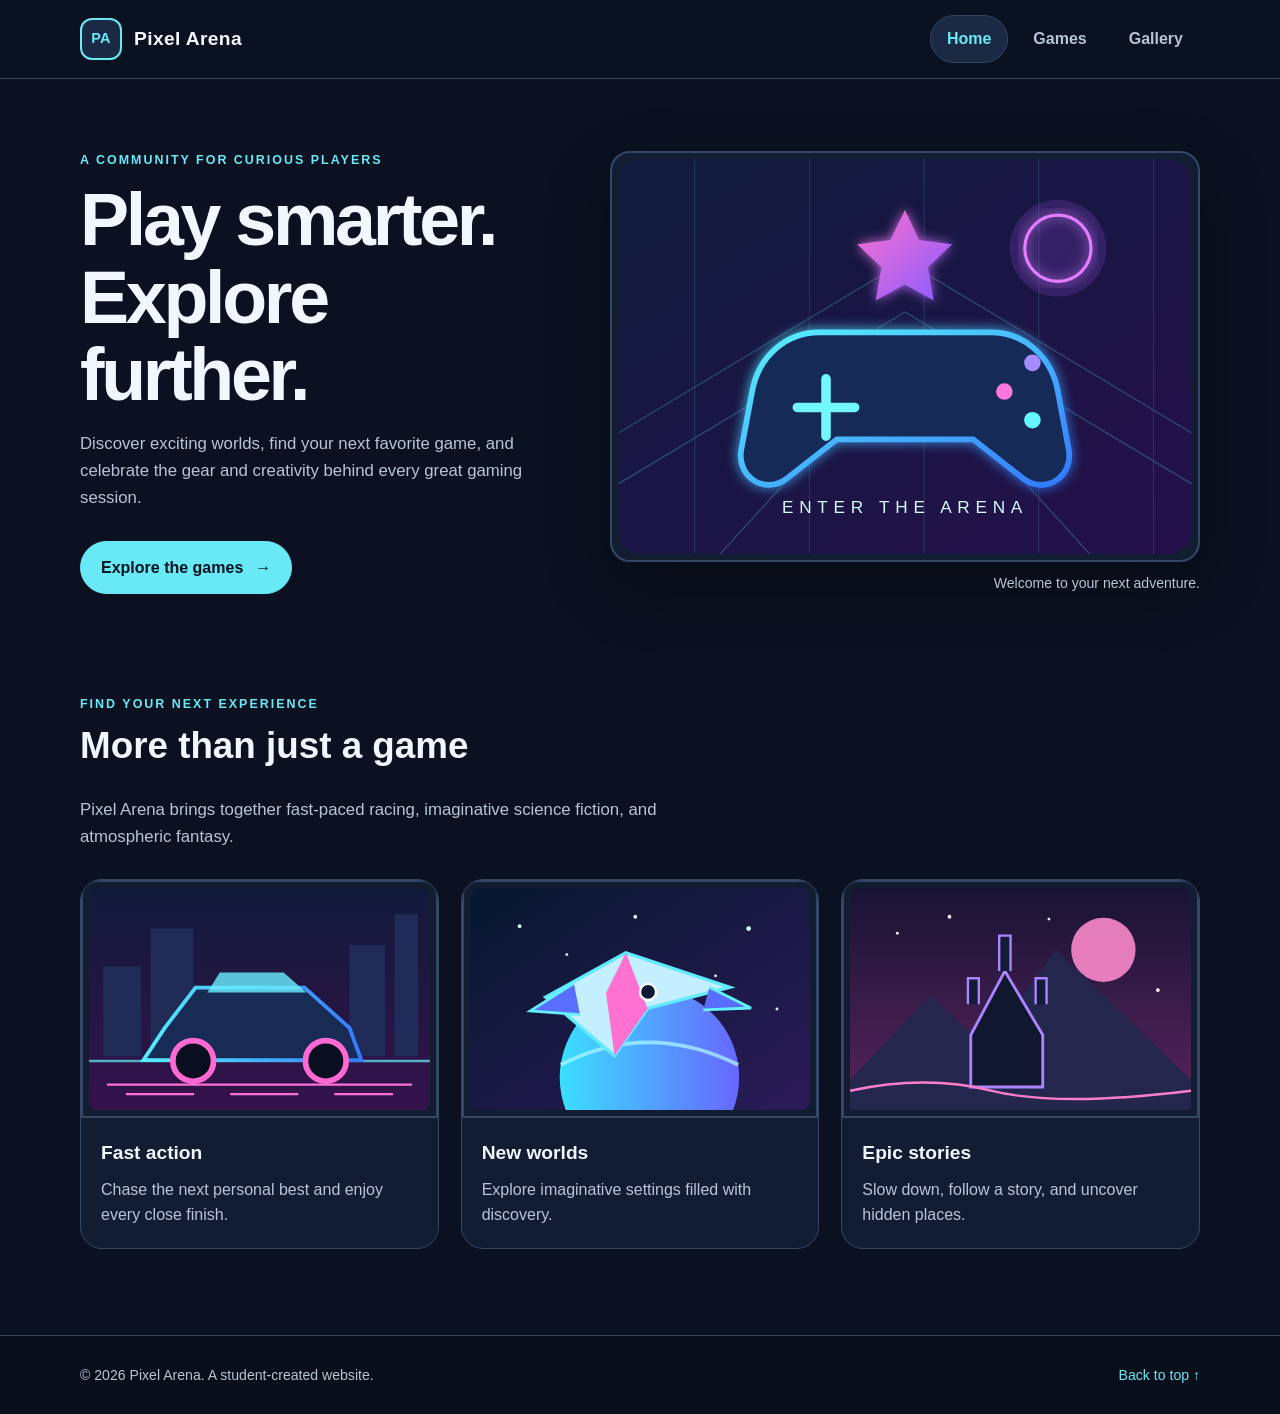
<file: index.html>
<!DOCTYPE html>
<html lang="en">
<head>
    <meta charset="UTF-8">
    <meta name="viewport" content="width=device-width, initial-scale=1.0">
    <meta name="description" content="Pixel Arena is a friendly hub for discovering games, gaming gear, and player inspiration.">
    <title>Pixel Arena | Home</title>
    <link rel="stylesheet" href="css/style.css">
</head>
<body>
    <a class="skip-link" href="#main-content">Skip to Main Content</a>

    <header class="site-header">
        <div class="container nav-wrap">
            <a class="brand" href="index.html" aria-label="Pixel Arena home">
                <span class="brand-mark" aria-hidden="true">PA</span>
                <span>Pixel Arena</span>
            </a>
            <nav class="site-nav" aria-label="Main navigation">
                <ul class="nav-list">
                    <li><a href="index.html" aria-current="page">Home</a></li>
                    <li><a href="games.html">Games</a></li>
                    <li><a href="gallery.html">Gallery</a></li>
                </ul>
            </nav>
        </div>
    </header>

    <main id="main-content" class="container">
        <section class="hero" aria-labelledby="hero-title">
            <div class="hero-copy">
                <p class="eyebrow">A community for curious players</p>
                <h1 id="hero-title">Play smarter.<br>Explore further.</h1>
                <p class="hero-text">Discover exciting worlds, find your next favorite game, and celebrate the gear and creativity behind every great gaming session.</p>
                <a class="button" href="games.html">Explore the games <span aria-hidden="true">→</span></a>
            </div>
            <figure class="hero-art">
                <img src="images/arena-hero.svg" alt="A glowing futuristic arena with a game controller and neon shapes" width="900" height="620">
                <figcaption>Welcome to your next adventure.</figcaption>
            </figure>
        </section>

        <section class="intro-section" aria-labelledby="intro-title">
            <div class="section-heading">
                <p class="eyebrow">Find your next experience</p>
                <h2 id="intro-title">More than just a game</h2>
                <p>Pixel Arena brings together fast-paced racing, imaginative science fiction, and atmospheric fantasy.</p>
            </div>
            <div class="feature-grid">
                <article class="feature-card">
                    <img src="images/game-neon-racer.svg" alt="A futuristic sports car racing through a neon city" width="720" height="480">
                    <div class="card-copy">
                        <h3>Fast action</h3>
                        <p>Chase the next personal best and enjoy every close finish.</p>
                    </div>
                </article>
                <article class="feature-card">
                    <img src="images/game-starforge.svg" alt="A spacecraft flying above a blue alien planet" width="720" height="480">
                    <div class="card-copy">
                        <h3>New worlds</h3>
                        <p>Explore imaginative settings filled with discovery.</p>
                    </div>
                </article>
                <article class="feature-card">
                    <img src="images/game-shadow.svg" alt="A fantasy castle on a mountain beneath a purple moon" width="720" height="480">
                    <div class="card-copy">
                        <h3>Epic stories</h3>
                        <p>Slow down, follow a story, and uncover hidden places.</p>
                    </div>
                </article>
            </div>
        </section>
    </main>

    <footer class="site-footer">
        <div class="container footer-inner">
            <p>© 2026 Pixel Arena. A student-created website.</p>
            <a href="#main-content">Back to top ↑</a>
        </div>
    </footer>
</body>
</html>
</file>
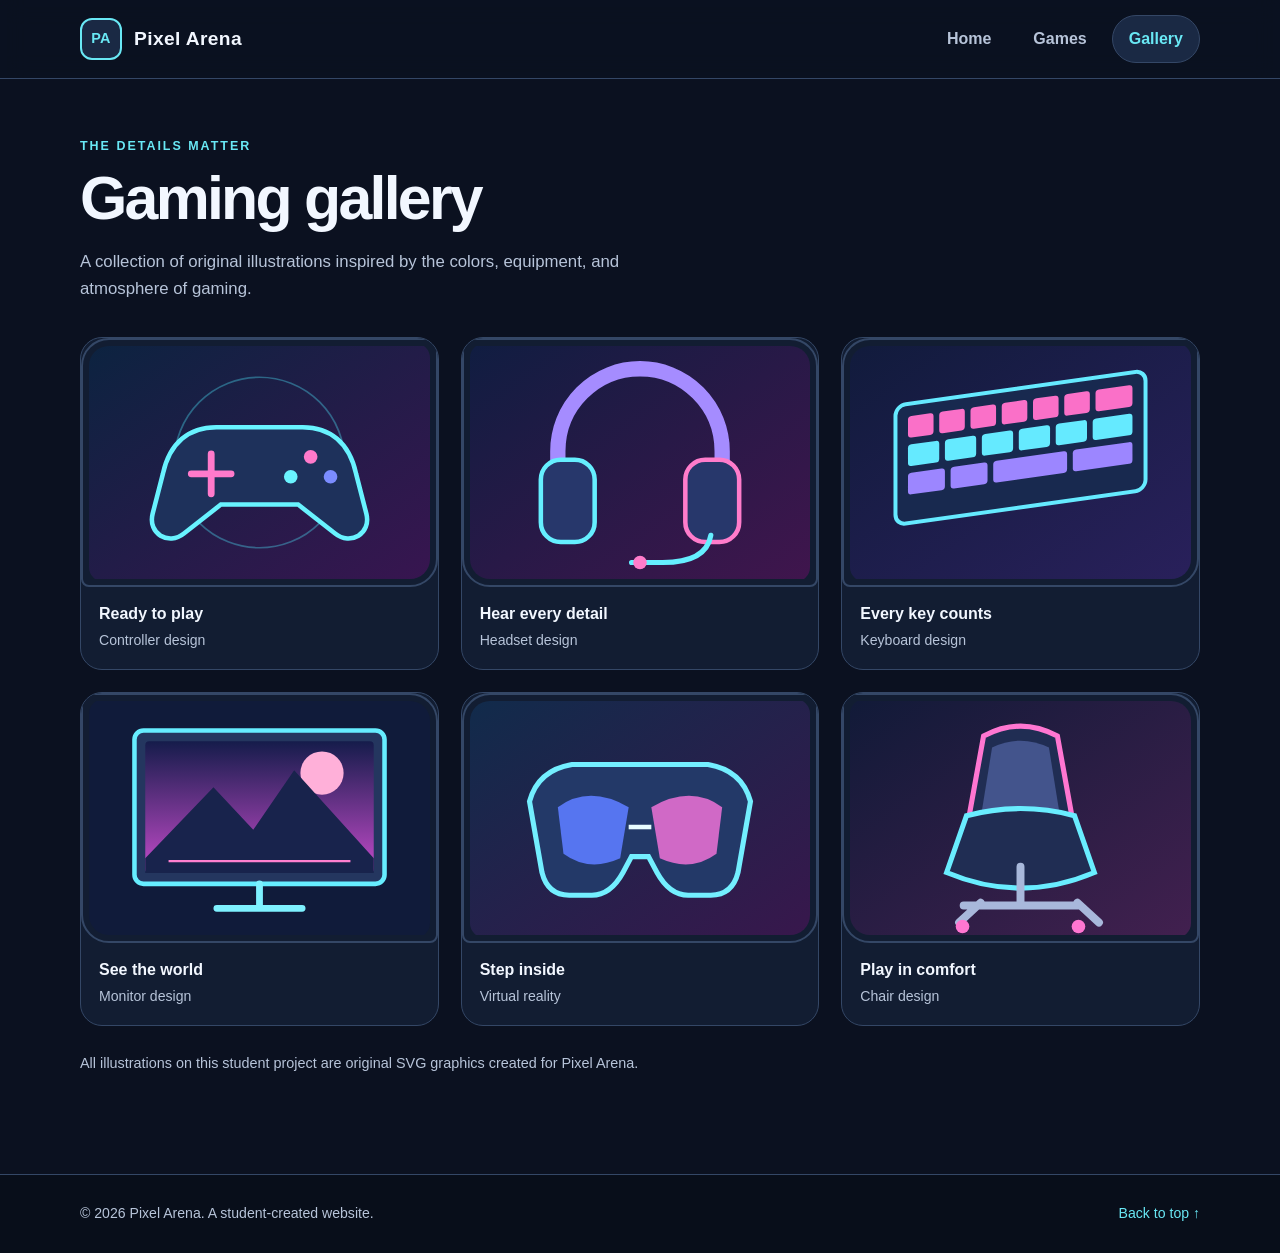
<file: gallery.html>
<!DOCTYPE html>
<html lang="en">
<head>
    <meta charset="UTF-8">
    <meta name="viewport" content="width=device-width, initial-scale=1.0">
    <meta name="description" content="Browse original gaming-inspired illustrations in the Pixel Arena gallery.">
    <title>Pixel Arena | Gallery</title>
    <link rel="stylesheet" href="css/style.css">
</head>
<body>
    <a class="skip-link" href="#main-content">Skip to Main Content</a>

    <header class="site-header">
        <div class="container nav-wrap">
            <a class="brand" href="index.html" aria-label="Pixel Arena home">
                <span class="brand-mark" aria-hidden="true">PA</span>
                <span>Pixel Arena</span>
            </a>
            <nav class="site-nav" aria-label="Main navigation">
                <ul class="nav-list">
                    <li><a href="index.html">Home</a></li>
                    <li><a href="games.html">Games</a></li>
                    <li><a href="gallery.html" aria-current="page">Gallery</a></li>
                </ul>
            </nav>
        </div>
    </header>

    <main id="main-content" class="container page-content">
        <section class="page-heading">
            <p class="eyebrow">The details matter</p>
            <h1>Gaming gallery</h1>
            <p>A collection of original illustrations inspired by the colors, equipment, and atmosphere of gaming.</p>
        </section>

        <section class="gallery-grid" aria-label="Gaming illustration gallery">
            <figure class="gallery-item">
                <img src="images/gallery-controller.svg" alt="A glowing blue game controller" width="600" height="420">
                <figcaption><strong>Ready to play</strong><span>Controller design</span></figcaption>
            </figure>
            <figure class="gallery-item">
                <img src="images/gallery-headset.svg" alt="A purple gaming headset with glowing ear cups" width="600" height="420">
                <figcaption><strong>Hear every detail</strong><span>Headset design</span></figcaption>
            </figure>
            <figure class="gallery-item">
                <img src="images/gallery-keyboard.svg" alt="A mechanical keyboard with colorful illuminated keys" width="600" height="420">
                <figcaption><strong>Every key counts</strong><span>Keyboard design</span></figcaption>
            </figure>
            <figure class="gallery-item">
                <img src="images/gallery-monitor.svg" alt="A widescreen monitor showing a neon mountain landscape" width="600" height="420">
                <figcaption><strong>See the world</strong><span>Monitor design</span></figcaption>
            </figure>
            <figure class="gallery-item">
                <img src="images/gallery-vr.svg" alt="A sleek virtual reality headset with glowing lenses" width="600" height="420">
                <figcaption><strong>Step inside</strong><span>Virtual reality</span></figcaption>
            </figure>
            <figure class="gallery-item">
                <img src="images/gallery-chair.svg" alt="A black and magenta racing-style gaming chair" width="600" height="420">
                <figcaption><strong>Play in comfort</strong><span>Chair design</span></figcaption>
            </figure>
        </section>

        <p class="gallery-note">All illustrations on this student project are original SVG graphics created for Pixel Arena.</p>
    </main>

    <footer class="site-footer">
        <div class="container footer-inner">
            <p>© 2026 Pixel Arena. A student-created website.</p>
            <a href="#main-content">Back to top ↑</a>
        </div>
    </footer>
</body>
</html>
</file>
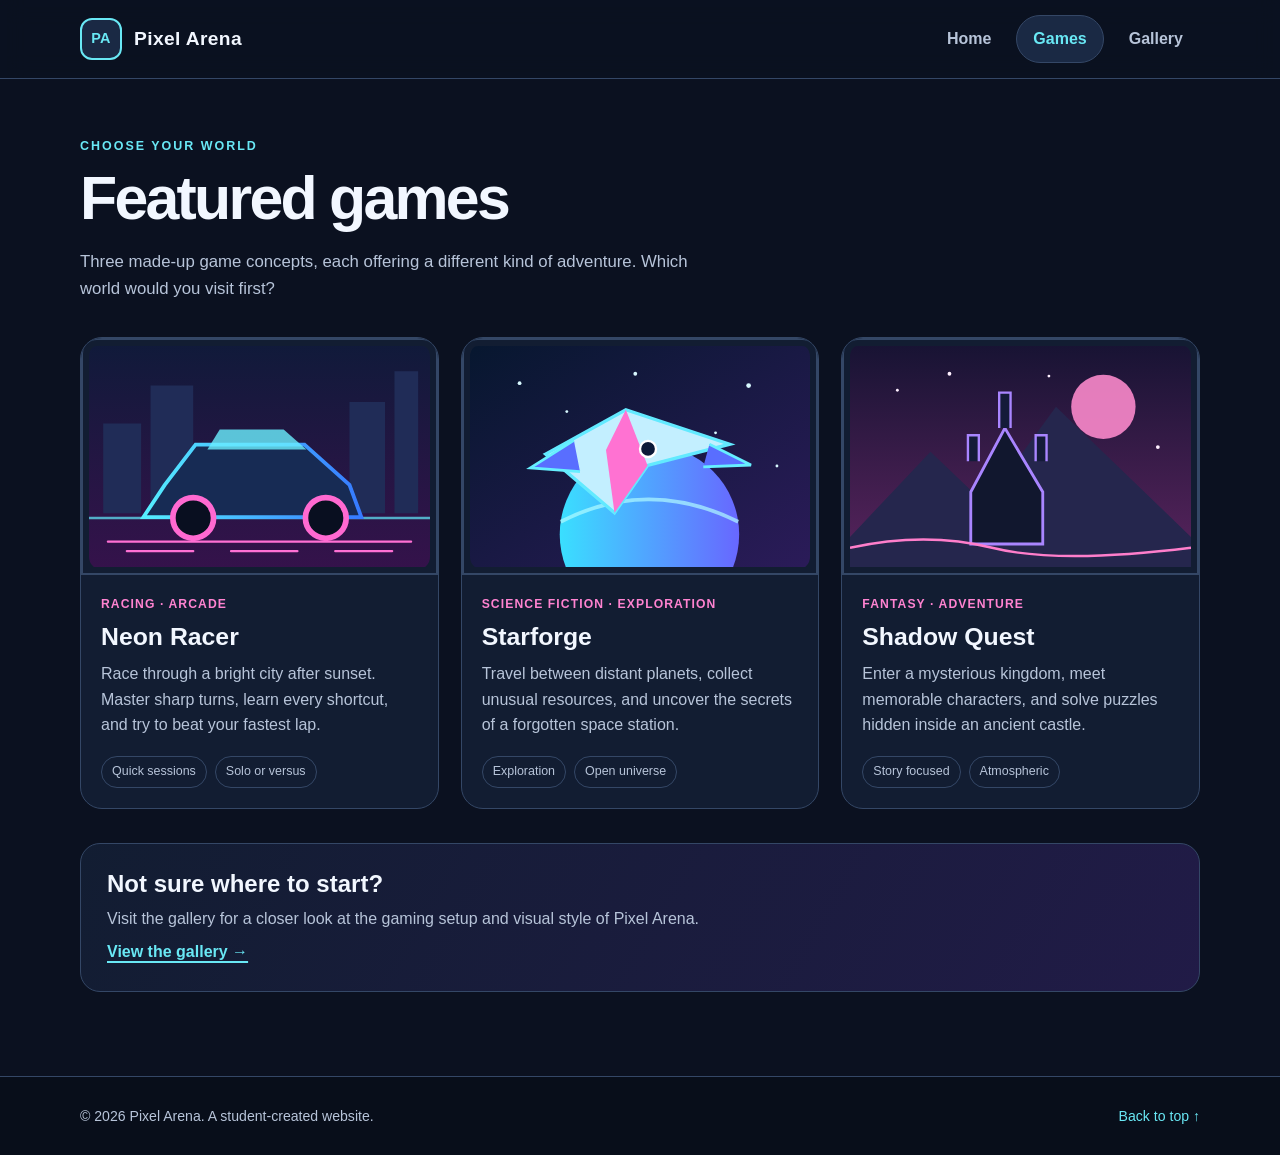
<file: games.html>
<!DOCTYPE html>
<html lang="en">
<head>
    <meta charset="UTF-8">
    <meta name="viewport" content="width=device-width, initial-scale=1.0">
    <meta name="description" content="Explore three imaginary game worlds featured by Pixel Arena.">
    <title>Pixel Arena | Games</title>
    <link rel="stylesheet" href="css/style.css">
</head>
<body>
    <a class="skip-link" href="#main-content">Skip to Main Content</a>

    <header class="site-header">
        <div class="container nav-wrap">
            <a class="brand" href="index.html" aria-label="Pixel Arena home">
                <span class="brand-mark" aria-hidden="true">PA</span>
                <span>Pixel Arena</span>
            </a>
            <nav class="site-nav" aria-label="Main navigation">
                <ul class="nav-list">
                    <li><a href="index.html">Home</a></li>
                    <li><a href="games.html" aria-current="page">Games</a></li>
                    <li><a href="gallery.html">Gallery</a></li>
                </ul>
            </nav>
        </div>
    </header>

    <main id="main-content" class="container page-content">
        <section class="page-heading">
            <p class="eyebrow">Choose your world</p>
            <h1>Featured games</h1>
            <p>Three made-up game concepts, each offering a different kind of adventure. Which world would you visit first?</p>
        </section>

        <section class="game-list" aria-label="Featured game descriptions">
            <article class="game-card">
                <img src="images/game-neon-racer.svg" alt="Neon Racer: a futuristic sports car speeding through a neon city" width="720" height="480">
                <div class="game-copy">
                    <p class="game-type">Racing · Arcade</p>
                    <h2>Neon Racer</h2>
                    <p>Race through a bright city after sunset. Master sharp turns, learn every shortcut, and try to beat your fastest lap.</p>
                    <div class="game-meta"><span>Quick sessions</span><span>Solo or versus</span></div>
                </div>
            </article>

            <article class="game-card">
                <img src="images/game-starforge.svg" alt="Starforge: a spacecraft flying above a blue alien planet" width="720" height="480">
                <div class="game-copy">
                    <p class="game-type">Science fiction · Exploration</p>
                    <h2>Starforge</h2>
                    <p>Travel between distant planets, collect unusual resources, and uncover the secrets of a forgotten space station.</p>
                    <div class="game-meta"><span>Exploration</span><span>Open universe</span></div>
                </div>
            </article>

            <article class="game-card">
                <img src="images/game-shadow.svg" alt="Shadow Quest: a fantasy castle on a mountain beneath a purple moon" width="720" height="480">
                <div class="game-copy">
                    <p class="game-type">Fantasy · Adventure</p>
                    <h2>Shadow Quest</h2>
                    <p>Enter a mysterious kingdom, meet memorable characters, and solve puzzles hidden inside an ancient castle.</p>
                    <div class="game-meta"><span>Story focused</span><span>Atmospheric</span></div>
                </div>
            </article>
        </section>

        <aside class="callout">
            <h2>Not sure where to start?</h2>
            <p>Visit the gallery for a closer look at the gaming setup and visual style of Pixel Arena.</p>
            <a class="text-link" href="gallery.html">View the gallery →</a>
        </aside>
    </main>

    <footer class="site-footer">
        <div class="container footer-inner">
            <p>© 2026 Pixel Arena. A student-created website.</p>
            <a href="#main-content">Back to top ↑</a>
        </div>
    </footer>
</body>
</html>
</file>
<file: css/style.css>
/* Pixel Arena - shared styles for all three pages */
:root {
    color-scheme: dark;
    --page: #0b1120;
    --surface: #121d32;
    --surface-light: #1a2944;
    --text: #f2f7ff;
    --muted: #b7c4d9;
    --cyan: #69e8f5;
    --pink: #ff83d1;
    --line: #344766;
}

* {
    box-sizing: border-box;
}

html {
    scroll-behavior: smooth;
}

body {
    margin: 0;
    background: var(--page);
    color: var(--text);
    font-family: Arial, Helvetica, sans-serif;
    line-height: 1.6;
}

.container {
    width: min(1120px, calc(100% - 40px));
    margin: 0 auto;
}

/* The link sits above the page and moves into view only when focused. */
.skip-link {
    position: absolute;
    top: -60px;
    left: 16px;
    z-index: 1000;
    padding: 12px 18px;
    border: 2px solid var(--cyan);
    border-radius: 8px;
    background: #ffffff;
    color: #101827;
    font-weight: 700;
    text-decoration: none;
    transition: top 180ms ease;
}

.skip-link:focus {
    top: 12px;
}

.site-header {
    position: sticky;
    top: 0;
    z-index: 50;
    background: rgba(11, 17, 32, 0.94);
    border-bottom: 1px solid var(--line);
    backdrop-filter: blur(12px);
}

.nav-wrap {
    min-height: 78px;
    display: flex;
    align-items: center;
    justify-content: space-between;
    gap: 24px;
}

.brand {
    display: inline-flex;
    align-items: center;
    gap: 12px;
    color: var(--text);
    font-size: 1.2rem;
    font-weight: 800;
    letter-spacing: 0.02em;
    text-decoration: none;
}

.brand-mark {
    display: grid;
    width: 42px;
    height: 42px;
    place-items: center;
    border: 2px solid var(--cyan);
    border-radius: 12px;
    background: var(--surface-light);
    color: var(--cyan);
    font-size: 0.9rem;
}

.site-nav {
    display: flex;
    align-items: center;
}

.nav-list {
    display: flex;
    align-items: center;
    gap: 8px;
    margin: 0;
    padding: 0;
    list-style: none;
}

.nav-list a {
    display: block;
    padding: 10px 16px;
    border: 1px solid transparent;
    border-radius: 999px;
    color: var(--muted);
    font-weight: 700;
    text-decoration: none;
    transition: color 180ms ease, background-color 180ms ease, transform 180ms ease;
}

.nav-list a:hover,
.nav-list a[aria-current="page"] {
    border-color: var(--line);
    background: var(--surface-light);
    color: var(--cyan);
}

.nav-list a:hover {
    transform: translateY(-2px);
}

a:focus-visible,
.button:focus-visible {
    outline: 3px solid var(--pink);
    outline-offset: 4px;
}

.hero {
    display: grid;
    grid-template-columns: 0.9fr 1.1fr;
    align-items: center;
    gap: 48px;
    padding: 72px 0 64px;
}

.eyebrow {
    margin: 0 0 10px;
    color: var(--cyan);
    font-size: 0.78rem;
    font-weight: 800;
    letter-spacing: 0.16em;
    text-transform: uppercase;
}

h1,
h2,
h3,
p {
    margin-top: 0;
}

h1 {
    margin-bottom: 18px;
    font-size: clamp(2.5rem, 6vw, 4.6rem);
    line-height: 1.05;
    letter-spacing: -0.045em;
}

h2 {
    font-size: clamp(1.6rem, 3vw, 2.3rem);
    line-height: 1.15;
}

h3 {
    margin-bottom: 8px;
    font-size: 1.2rem;
}

.hero-text,
.page-heading > p:last-child,
.section-heading > p:last-child {
    max-width: 620px;
    color: var(--muted);
    font-size: 1.05rem;
}

.button {
    display: inline-flex;
    align-items: center;
    gap: 12px;
    margin-top: 12px;
    padding: 13px 20px;
    border: 1px solid var(--cyan);
    border-radius: 999px;
    background: var(--cyan);
    color: #071320;
    font-weight: 800;
    text-decoration: none;
    transition: transform 180ms ease, box-shadow 180ms ease, background-color 180ms ease;
}

.button:hover {
    transform: translateY(-4px);
    background: #a2f7ff;
    box-shadow: 0 12px 28px rgba(74, 225, 245, 0.22);
}

figure {
    margin: 0;
}

/* Box model styling is applied consistently to every image. */
img {
    display: block;
    max-width: 100%;
    height: auto;
    padding: 6px;
    border: 2px solid var(--line);
    border-radius: 20px;
    background: var(--surface);
    object-fit: cover;
}

.hero-art img {
    width: 100%;
    box-shadow: 0 24px 65px rgba(0, 0, 0, 0.32);
}

.hero-art figcaption {
    margin-top: 10px;
    color: var(--muted);
    font-size: 0.88rem;
    text-align: right;
}

.intro-section {
    padding: 36px 0 86px;
}

.section-heading {
    max-width: 650px;
    margin-bottom: 28px;
}

.feature-grid {
    display: grid;
    grid-template-columns: repeat(3, minmax(0, 1fr));
    gap: 22px;
}

.feature-card,
.game-card,
.gallery-item {
    overflow: hidden;
    border: 1px solid var(--line);
    border-radius: 22px;
    background: var(--surface);
    transition: transform 200ms ease, border-color 200ms ease, box-shadow 200ms ease;
}

.feature-card:hover,
.game-card:hover,
.gallery-item:hover {
    transform: translateY(-6px);
    border-color: var(--cyan);
    box-shadow: 0 16px 34px rgba(0, 0, 0, 0.25);
}

.feature-card img {
    width: 100%;
    aspect-ratio: 3 / 2;
    border: 2px solid var(--line);
    border-radius: 16px 16px 0 0;
}

.card-copy {
    padding: 20px;
}

.card-copy p,
.game-copy > p:not(.game-type) {
    margin-bottom: 0;
    color: var(--muted);
}

.page-content {
    min-height: 70vh;
    padding-top: 58px;
    padding-bottom: 84px;
}

.page-heading {
    max-width: 700px;
    margin-bottom: 34px;
}

.page-heading h1 {
    font-size: clamp(2.4rem, 5vw, 3.8rem);
}

.game-list {
    display: grid;
    grid-template-columns: repeat(3, minmax(0, 1fr));
    gap: 22px;
}

.game-card img {
    width: 100%;
    aspect-ratio: 3 / 2;
    border: 2px solid var(--line);
    border-radius: 16px 16px 0 0;
}

.game-copy {
    padding: 20px;
}

.game-type {
    margin-bottom: 8px;
    color: var(--pink);
    font-size: 0.76rem;
    font-weight: 800;
    letter-spacing: 0.09em;
    text-transform: uppercase;
}

.game-copy h2 {
    margin-bottom: 10px;
    font-size: 1.55rem;
}

.game-meta {
    display: flex;
    flex-wrap: wrap;
    gap: 8px;
    margin-top: 18px;
}

.game-meta span {
    padding: 5px 10px;
    border: 1px solid var(--line);
    border-radius: 999px;
    color: var(--muted);
    font-size: 0.78rem;
}

.callout {
    margin-top: 34px;
    padding: 26px;
    border: 1px solid var(--line);
    border-radius: 20px;
    background: linear-gradient(120deg, var(--surface), #211b47);
}

.callout h2 {
    margin-bottom: 8px;
    font-size: 1.5rem;
}

.callout p {
    margin-bottom: 8px;
    color: var(--muted);
}

.text-link {
    color: var(--cyan);
    font-weight: 800;
    text-decoration-thickness: 2px;
    text-underline-offset: 4px;
}

.gallery-grid {
    display: grid;
    grid-template-columns: repeat(3, minmax(0, 1fr));
    gap: 22px;
}

.gallery-item img {
    width: 100%;
    aspect-ratio: 10 / 7;
}

/* nth-child gives alternating image frames in the gallery. */
.gallery-item:nth-child(odd) img {
    border-radius: 28px 8px 28px 8px;
}

.gallery-item:nth-child(even) img {
    border-radius: 8px 28px 8px 28px;
}

.gallery-item figcaption {
    display: flex;
    flex-direction: column;
    gap: 2px;
    padding: 14px 18px 18px;
}

.gallery-item figcaption span {
    color: var(--muted);
    font-size: 0.88rem;
}

.gallery-note {
    margin-top: 26px;
    color: var(--muted);
    font-size: 0.9rem;
}

.site-footer {
    border-top: 1px solid var(--line);
    background: #080e1a;
}

.footer-inner {
    display: flex;
    align-items: center;
    justify-content: space-between;
    gap: 20px;
    min-height: 78px;
    color: var(--muted);
    font-size: 0.88rem;
}

.footer-inner p {
    margin: 0;
}

.footer-inner a {
    color: var(--cyan);
    text-decoration: none;
}

@media (max-width: 800px) {
    .hero {
        grid-template-columns: 1fr;
        gap: 28px;
        padding-top: 48px;
    }

    .feature-grid,
    .game-list,
    .gallery-grid {
        grid-template-columns: repeat(2, minmax(0, 1fr));
    }
}

@media (max-width: 560px) {
    .container {
        width: min(100% - 28px, 1120px);
    }

    .nav-wrap {
        align-items: flex-start;
        flex-direction: column;
        gap: 8px;
        padding: 14px 0;
    }

    .nav-list {
        flex-wrap: wrap;
        gap: 4px;
    }

    .nav-list a {
        padding: 8px 12px;
        font-size: 0.9rem;
    }

    .feature-grid,
    .game-list,
    .gallery-grid {
        grid-template-columns: 1fr;
    }

    .page-content {
        padding-top: 42px;
    }

    .footer-inner {
        align-items: flex-start;
        flex-direction: column;
        justify-content: center;
        padding: 18px 0;
    }
}

@media (prefers-reduced-motion: reduce) {
    html {
        scroll-behavior: auto;
    }

    *,
    *::before,
    *::after {
        transition-duration: 0.01ms !important;
        animation-duration: 0.01ms !important;
        animation-iteration-count: 1 !important;
    }
}
</file>
